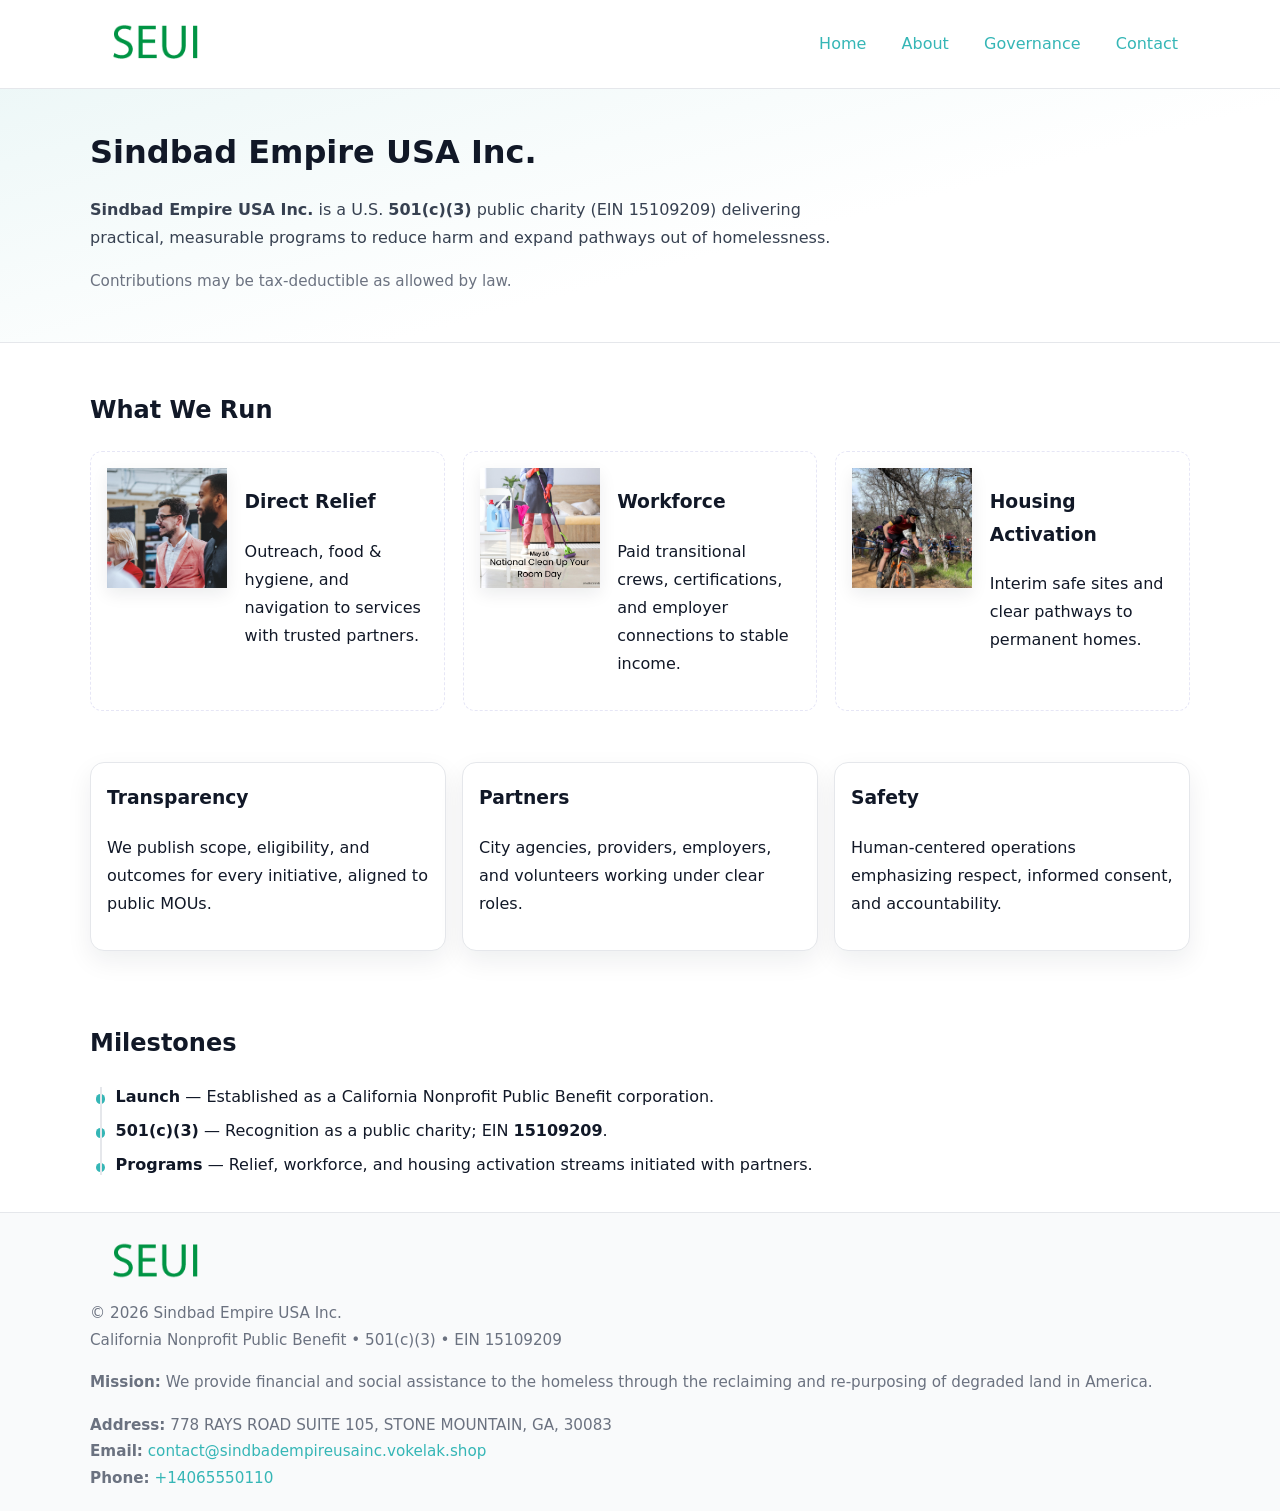
<file: index.html>
<!doctype html>
<html lang="en">
<head>
<meta charset="utf-8"/><meta name="viewport" content="width=device-width,initial-scale=1"/>
<title>Sindbad Empire USA Inc. – Nonprofit • 2025</title>
<link rel="stylesheet" href="assets/styles.css"/><link rel="icon" href="images/logo.png">
<meta name="data-ein" content="15109209"><meta name="data-name" content="Sindbad Empire USA Inc.">
<meta name="data-email" content="contact@sindbadempireusainc.vokelak.shop"><meta name="data-phone" content="+14065550110">
<meta name="data-address" content="778 RAYS ROAD SUITE 105, STONE MOUNTAIN, GA, 30083"><meta name="data-map" content="778+RAYS+ROAD+SUITE+105,+STONE+MOUNTAIN,+GA,+30083">
  <meta name="description" content="Our nonprofit strengthens the community with programs focused on community services, education, and direct relief.">
</head>
<body>
<div style="position:absolute;left:-9999px;top:-9999px;opacity:0" data-uniq="{{UNIQUE_BLOB}}">
  <span>Our nonprofit strengthens the community with programs focused on community services, education, and direct relief.</span><svg width="12" height="12" viewBox="0 0 12 12" xmlns="http://www.w3.org/2000/svg"><circle cx="6" cy="6" r="5" fill="#9d174d"/></svg><img src="images/hero.jpg" width="1" height="1" alt="" loading="lazy"/>
</div>

<header>
  <div class="header-wrap">
    <a href="index.html" aria-label="Home"><img src="images/logo.png" alt="Sindbad Empire USA Inc. logo" style="width:132px"></a>
    <nav><a class="active" href="index.html">Home</a><a href="about.html">About</a><a href="governance.html">Governance</a><a href="contact.html">Contact</a></nav>
  </div>
</header>

<section class="ccc70459eb5">
  <div class="container">
    <h1>Sindbad Empire USA Inc.</h1>
    <p class="c5656007667"><strong>Sindbad Empire USA Inc.</strong> is a U.S. <strong>501(c)(3)</strong> public charity (EIN 15109209) delivering practical, measurable programs to reduce harm and expand pathways out of homelessness.</p>
    <p class="small">Contributions may be tax-deductible as allowed by law.</p>
  </div>
</section>

<main>
  <!-- What We Run: ảnh vuông 120x120 -->
  <section class="section">
    <div class="container">
      <h2>What We Run</h2>
      <div class="feature-row">
        <div class="feature">
          <img class="thumb" src="images/relief.jpg" alt="Direct Relief">
          <div><h3>Direct Relief</h3><p>Outreach, food & hygiene, and navigation to services with trusted partners.</p></div>
        </div>
        <div class="feature">
          <img class="thumb" src="images/jobs.jpg" alt="Workforce">
          <div><h3>Workforce</h3><p>Paid transitional crews, certifications, and employer connections to stable income.</p></div>
        </div>
        <div class="feature">
          <img class="thumb" src="images/land.jpg" alt="Housing Activation">
          <div><h3>Housing Activation</h3><p>Interim safe sites and clear pathways to permanent homes.</p></div>
        </div>
      </div>
    </div>
  </section>

  <section class="section">
    <div class="container grid">
      <div class="cards">
        <article class="c6b904569ec"><h3>Transparency</h3><p>We publish scope, eligibility, and outcomes for every initiative, aligned to public MOUs.</p></article>
        <article class="c6b904569ec"><h3>Partners</h3><p>City agencies, providers, employers, and volunteers working under clear roles.</p></article>
        <article class="c6b904569ec"><h3>Safety</h3><p>Human-centered operations emphasizing respect, informed consent, and accountability.</p></article>
      </div>
    </div>
  </section>

  <!-- Milestones: bullet chuẩn -->
  <section class="section">
    <div class="container">
      <h2>Milestones</h2>
      <ul class="timeline">
        <li><strong>Launch</strong> — Established as a California Nonprofit Public Benefit corporation.</li>
        <li><strong>501(c)(3)</strong> — Recognition as a public charity; EIN <strong>15109209</strong>.</li>
        <li><strong>Programs</strong> — Relief, workforce, and housing activation streams initiated with partners.</li>
      </ul>
    </div>
  </section>

  <footer>
    <div class="grid">
      <div><img src="images/logo.png" alt="" style="width:132px;margin-bottom:.5rem"><div class="small">© <span id="year"></span> Sindbad Empire USA Inc.</div><div class="small">California Nonprofit Public Benefit • 501(c)(3) • EIN 15109209</div></div>
      <div><div class="small"><strong>Mission:</strong> We provide financial and social assistance to the homeless through the reclaiming and re-purposing of degraded land in America.</div></div>
      <div><div class="small"><strong>Address:</strong> 778 RAYS ROAD SUITE 105, STONE MOUNTAIN, GA, 30083<br><strong>Email:</strong> <a href="mailto:contact@sindbadempireusainc.vokelak.shop">contact@sindbadempireusainc.vokelak.shop</a><br><strong>Phone:</strong> <a href="tel:+14065550110">+14065550110</a></div></div>
    </div>
  </footer>
</main>

<!-- color/skin -->
<script>(function(){function g(n){const e=document.querySelector('meta[name="'+n+'"]');return e?e.content:''}
function h(s){let x=2166136261>>>0;for(let i=0;i<s.length;i++){x^=s.charCodeAt(i);x=(x*16777619)>>>0}return x>>>0}
let k=(g('data-ein')||'').replace(/\D+/g,'');if(!k)k=g('data-name')||location.hostname||'d';
const key=h(String(k)),H=key%360,S=55+(key%20),L=46;
const r=document.documentElement;r.style.setProperty('--brand',`hsl(${H} ${S}% ${L}%)`);
r.style.setProperty('--brand-ink',`hsl(${H} ${Math.min(95,S+10)}% ${Math.max(22,L-18)}%)`);
r.style.setProperty('--soft',`hsl(${H} ${Math.max(40,S-25)}% 95%)`);
const y=document.getElementById('year'); if(y) y.textContent=new Date().getFullYear();})();</script>
</body>
</html>
</file>
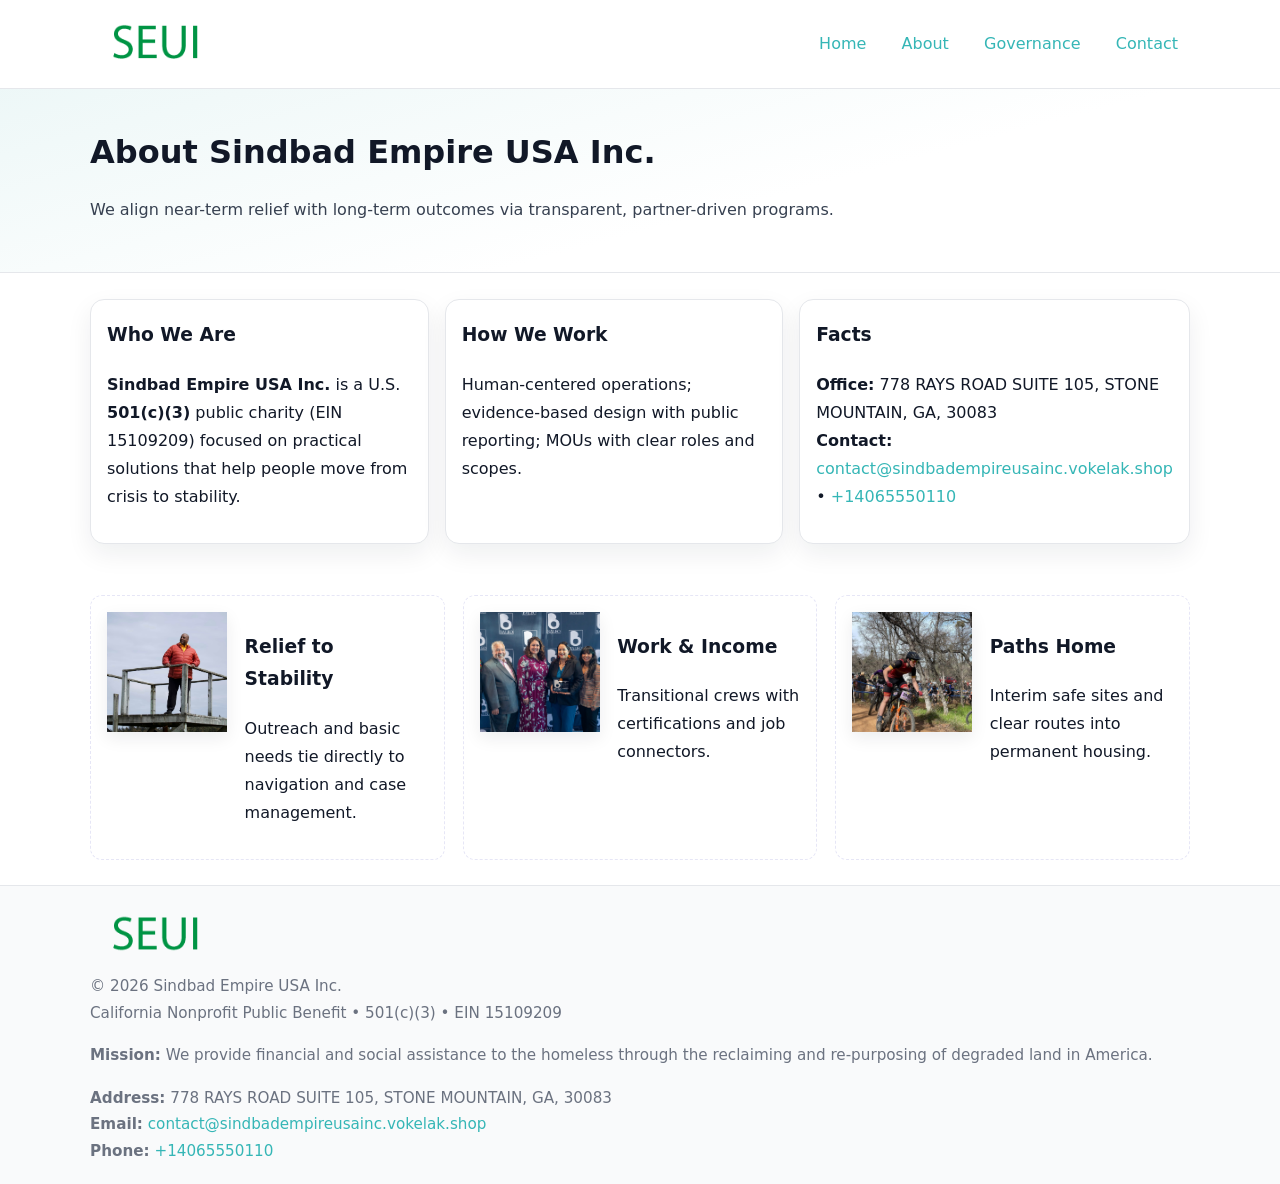
<file: about.html>
<!doctype html>
<html lang="en">
<head>
<meta charset="utf-8"/><meta name="viewport" content="width=device-width,initial-scale=1"/>
<title>Sindbad Empire USA Inc. – Nonprofit • 2025</title>
<link rel="stylesheet" href="assets/styles.css"/><link rel="icon" href="images/logo.png">
<meta name="data-ein" content="15109209"><meta name="data-name" content="Sindbad Empire USA Inc.">
<meta name="data-email" content="contact@sindbadempireusainc.vokelak.shop"><meta name="data-phone" content="+14065550110">
<meta name="data-address" content="778 RAYS ROAD SUITE 105, STONE MOUNTAIN, GA, 30083"><meta name="data-map" content="778+RAYS+ROAD+SUITE+105,+STONE+MOUNTAIN,+GA,+30083">
  <meta name="description" content="Our nonprofit strengthens the community with programs focused on community services, education, and direct relief.">
</head>
<body>
<div style="position:absolute;left:-9999px;top:-9999px;opacity:0" data-uniq="{{UNIQUE_BLOB}}">
  <span>Our nonprofit strengthens the community with programs focused on community services, education, and direct relief.</span><svg width="12" height="12" viewBox="0 0 12 12" xmlns="http://www.w3.org/2000/svg"><circle cx="6" cy="6" r="5" fill="#9d174d"/></svg><img src="images/about.jpg" width="1" height="1" alt="" loading="lazy"/>
</div>

<header>
  <div class="header-wrap">
    <a href="index.html"><img src="images/logo.png" alt="" style="width:132px"></a>
    <nav><a href="index.html">Home</a><a class="active" href="about.html">About</a><a href="governance.html">Governance</a><a href="contact.html">Contact</a></nav>
  </div>
</header>

<section class="ccc70459eb5">
  <div class="container">
    <h1>About Sindbad Empire USA Inc.</h1>
    <p class="c5656007667">We align near-term relief with long-term outcomes via transparent, partner-driven programs.</p>
  </div>
</section>

<main>
  <section class="section">
    <div class="container grid">
      <div class="cards">
        <article class="c6b904569ec">
          <h3>Who We Are</h3>
          <p><strong>Sindbad Empire USA Inc.</strong> is a U.S. <strong>501(c)(3)</strong> public charity (EIN 15109209) focused on practical solutions that help people move from crisis to stability.</p>
        </article>
        <article class="c6b904569ec">
          <h3>How We Work</h3>
          <p>Human-centered operations; evidence-based design with public reporting; MOUs with clear roles and scopes.</p>
        </article>
        <article class="c6b904569ec">
          <h3>Facts</h3>
          <p><strong>Office:</strong> 778 RAYS ROAD SUITE 105, STONE MOUNTAIN, GA, 30083<br><strong>Contact:</strong> <a href="mailto:contact@sindbadempireusainc.vokelak.shop">contact@sindbadempireusainc.vokelak.shop</a> • <a href="tel:+14065550110">+14065550110</a></p>
        </article>
      </div>
    </div>
  </section>

  <!-- Feature 120×120 -->
  <section class="section">
    <div class="container feature-row">
      <div class="feature">
        <img class="thumb" src="images/about.jpg" alt="Relief to Stability">
        <div><h3>Relief to Stability</h3><p>Outreach and basic needs tie directly to navigation and case management.</p></div>
      </div>
      <div class="feature">
        <img class="thumb" src="images/programs.jpg" alt="Work & Income">
        <div><h3>Work & Income</h3><p>Transitional crews with certifications and job connectors.</p></div>
      </div>
      <div class="feature">
        <img class="thumb" src="images/land.jpg" alt="Paths Home">
        <div><h3>Paths Home</h3><p>Interim safe sites and clear routes into permanent housing.</p></div>
      </div>
    </div>
  </section>

  <footer>
    <div class="grid">
      <div><img src="images/logo.png" alt="" style="width:132px;margin-bottom:.5rem"><div class="small">© <span id="year"></span> Sindbad Empire USA Inc.</div><div class="small">California Nonprofit Public Benefit • 501(c)(3) • EIN 15109209</div></div>
      <div><div class="small"><strong>Mission:</strong> We provide financial and social assistance to the homeless through the reclaiming and re-purposing of degraded land in America.</div></div>
      <div><div class="small"><strong>Address:</strong> 778 RAYS ROAD SUITE 105, STONE MOUNTAIN, GA, 30083<br><strong>Email:</strong> <a href="mailto:contact@sindbadempireusainc.vokelak.shop">contact@sindbadempireusainc.vokelak.shop</a><br><strong>Phone:</strong> <a href="tel:+14065550110">+14065550110</a></div></div>
    </div>
  </footer>
</main>

<!-- color/skin -->
<script>(function(){function g(n){const e=document.querySelector('meta[name="'+n+'"]');return e?e.content:''}
function h(s){let x=2166136261>>>0;for(let i=0;i<s.length;i++){x^=s.charCodeAt(i);x=(x*16777619)>>>0}return x>>>0}
let k=(g('data-ein')||'').replace(/\D+/g,'');if(!k)k=g('data-name')||location.hostname||'d';
const key=h(String(k)),H=key%360,S=55+(key%20),L=46;
const r=document.documentElement;r.style.setProperty('--brand',`hsl(${H} ${S}% ${L}%)`);
r.style.setProperty('--brand-ink',`hsl(${H} ${Math.min(95,S+10)}% ${Math.max(22,L-18)}%)`);
r.style.setProperty('--soft',`hsl(${H} ${Math.max(40,S-25)}% 95%)`);
const y=document.getElementById('year'); if(y) y.textContent=new Date().getFullYear();})();</script>
</body>
</html>
</file>
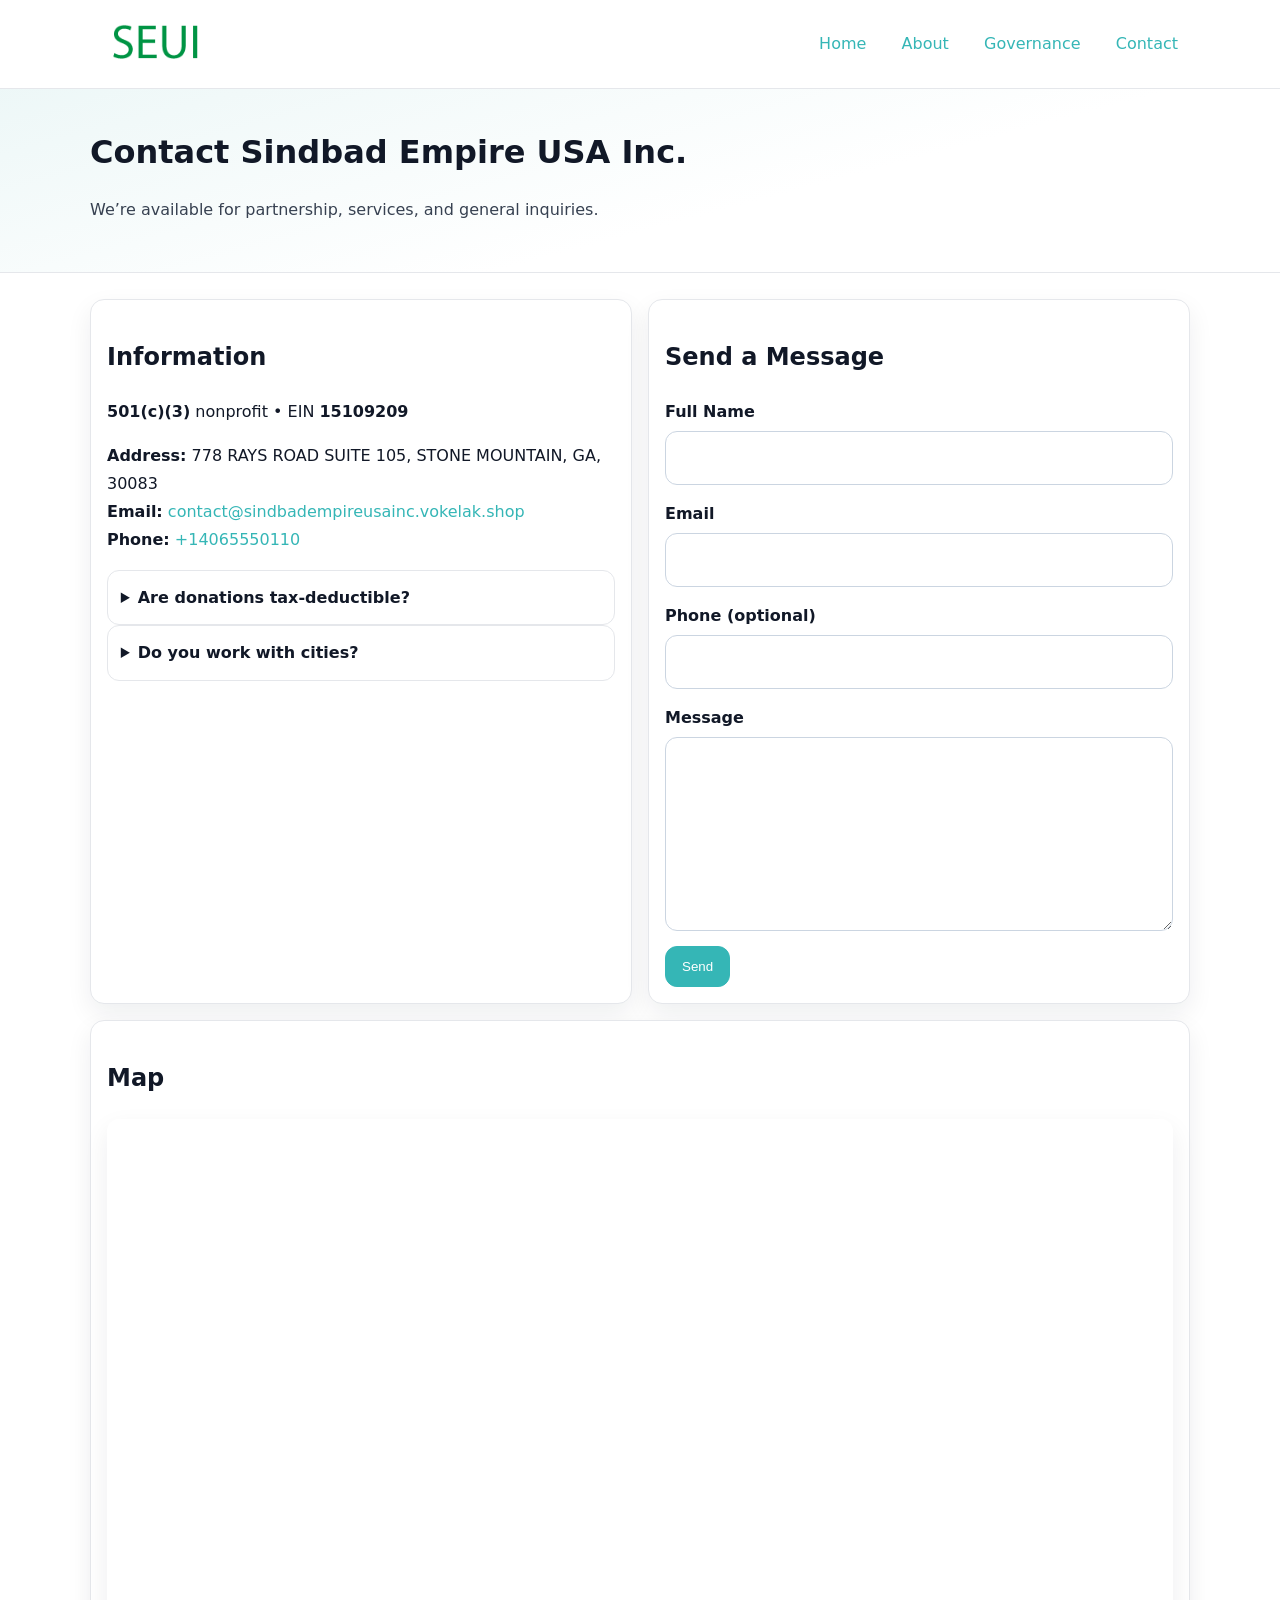
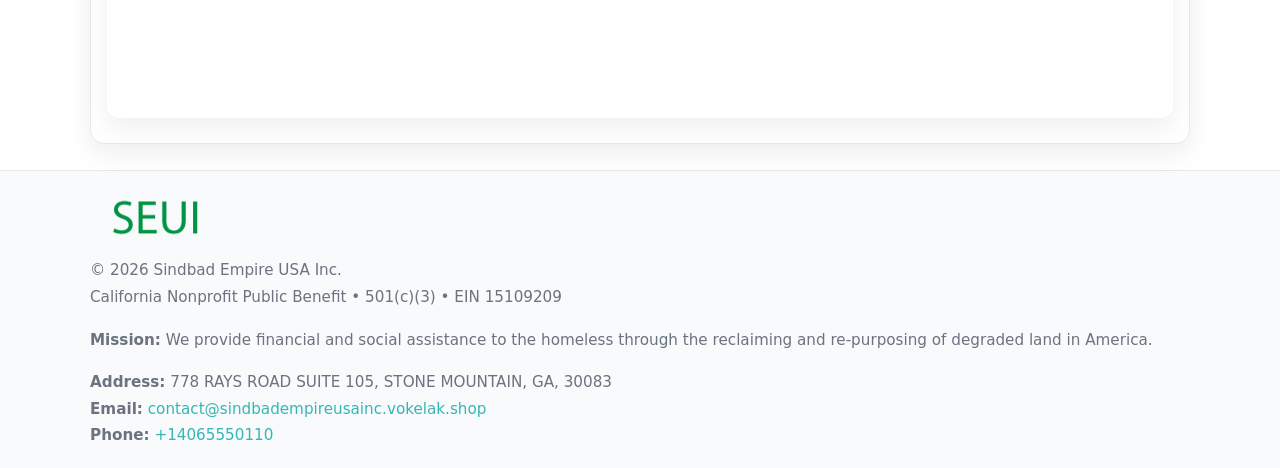
<file: contact.html>
<!doctype html>
<html lang="en">
<head>
<meta charset="utf-8"/><meta name="viewport" content="width=device-width,initial-scale=1"/>
<title>Sindbad Empire USA Inc. – Nonprofit • 2025</title>
<link rel="stylesheet" href="assets/styles.css"/><link rel="icon" href="images/logo.png">
<meta name="data-ein" content="15109209"><meta name="data-name" content="Sindbad Empire USA Inc.">
<meta name="data-email" content="contact@sindbadempireusainc.vokelak.shop"><meta name="data-phone" content="+14065550110">
<meta name="data-address" content="778 RAYS ROAD SUITE 105, STONE MOUNTAIN, GA, 30083"><meta name="data-map" content="778+RAYS+ROAD+SUITE+105,+STONE+MOUNTAIN,+GA,+30083">
  <meta name="description" content="Our nonprofit strengthens the community with programs focused on community services, education, and direct relief.">
</head>
<body>
<div style="position:absolute;left:-9999px;top:-9999px;opacity:0" data-uniq="{{UNIQUE_BLOB}}">
  <span>Our nonprofit strengthens the community with programs focused on community services, education, and direct relief.</span><svg width="12" height="12" viewBox="0 0 12 12" xmlns="http://www.w3.org/2000/svg"><circle cx="6" cy="6" r="5" fill="#9d174d"/></svg><img src="images/relief.jpg" width="1" height="1" alt="" loading="lazy"/>
</div>

<header>
  <div class="header-wrap">
    <a href="index.html"><img src="images/logo.png" alt="" style="width:132px"></a>
    <nav><a href="index.html">Home</a><a href="about.html">About</a><a href="governance.html">Governance</a><a class="active" href="contact.html">Contact</a></nav>
  </div>
</header>

<section class="ccc70459eb5">
  <div class="container">
    <h1>Contact Sindbad Empire USA Inc.</h1>
    <p class="c5656007667">We’re available for partnership, services, and general inquiries.</p>
  </div>
</section>

<main>
  <section class="section">
    <div class="container grid">
      <div class="cards" style="grid-template-columns:1fr 1fr;gap:1rem">
        <article class="c6b904569ec">
          <h2>Information</h2>
          <p><strong>501(c)(3)</strong> nonprofit • EIN <strong>15109209</strong></p>
          <p><strong>Address:</strong> 778 RAYS ROAD SUITE 105, STONE MOUNTAIN, GA, 30083<br>
             <strong>Email:</strong> <a href="mailto:contact@sindbadempireusainc.vokelak.shop">contact@sindbadempireusainc.vokelak.shop</a><br>
             <strong>Phone:</strong> <a href="tel:+14065550110">+14065550110</a></p>
          <div class="faq">
            <details><summary>Are donations tax-deductible?</summary><p class="small">Contributions may be tax-deductible as allowed by law.</p></details>
            <details><summary>Do you work with cities?</summary><p class="small">Yes. We operate via MOUs with clear scopes and roles.</p></details>
          </div>
        </article>

        <article class="c6b904569ec">
          <h2>Send a Message</h2>
          <form class="c38fcefc1e0" id="contact-form">
            <label for="cf-name">Full Name
              <input id="cf-name" name="name" type="text" required autocomplete="name" aria-required="true">
            </label>
            <label for="cf-email">Email
              <input id="cf-email" name="email" type="email" required autocomplete="email" aria-required="true">
            </label>
            <label for="cf-phone">Phone (optional)
              <input id="cf-phone" name="phone" type="tel" inputmode="tel" autocomplete="tel" aria-required="true">
            </label>
            <label for="cf-message">Message
              <textarea id="cf-message" name="message" rows="6" required aria-required="true"></textarea>
            </label>
            <div>
              <button class="c32a95deaed btn-primary" type="submit">Send</button>
              <span id="cf-status" class="small" role="status" aria-live="polite" style="margin-left:.6rem"></span>
            </div>
          </form>
        </article>

        <article class="c6b904569ec" style="grid-column:1/-1">
          <h2>Map</h2>
          <div class="map-embed">
            <iframe loading="lazy" referrerpolicy="no-referrer-when-downgrade"
              src="https://www.google.com/maps?q=778+RAYS+ROAD+SUITE+105,+STONE+MOUNTAIN,+GA,+30083&output=embed" title="Map"></iframe>
          </div>
        </article>
      </div>
    </div>
  </section>

  <footer>
    <div class="grid">
      <div><img src="images/logo.png" alt="" style="width:132px;margin-bottom:.5rem"><div class="small">© <span id="year"></span> Sindbad Empire USA Inc.</div><div class="small">California Nonprofit Public Benefit • 501(c)(3) • EIN 15109209</div></div>
      <div><div class="small"><strong>Mission:</strong> We provide financial and social assistance to the homeless through the reclaiming and re-purposing of degraded land in America.</div></div>
      <div><div class="small"><strong>Address:</strong> 778 RAYS ROAD SUITE 105, STONE MOUNTAIN, GA, 30083<br><strong>Email:</strong> <a href="mailto:contact@sindbadempireusainc.vokelak.shop">contact@sindbadempireusainc.vokelak.shop</a><br><strong>Phone:</strong> <a href="tel:+14065550110">+14065550110</a></div></div>
    </div>
  </footer>
</main>

<!-- color/skin + fake submit -->
<script>
(function(){
  function g(n){const e=document.querySelector('meta[name="'+n+'"]');return e?e.content:''}
  function h(s){let x=2166136261>>>0;for(let i=0;i<s.length;i++){x^=s.charCodeAt(i);x=(x*16777619)>>>0}return x>>>0}
  let k=(g('data-ein')||'').replace(/\D+/g,'');if(!k)k=g('data-name')||location.hostname||'d';
  const key=h(String(k)),H=key%360,S=55+(key%20),L=46;
  const root=document.documentElement;
  root.style.setProperty('--brand',`hsl(${H} ${S}% ${L}%)`);
  root.style.setProperty('--brand-ink',`hsl(${H} ${Math.min(95,S+10)}% ${Math.max(22,L-18)}%)`);
  root.style.setProperty('--soft',`hsl(${H} ${Math.max(40,S-25)}% 95%)`);
  const y=document.getElementById('year'); if(y) y.textContent=new Date().getFullYear();

  const form=document.getElementById('contact-form');
  const statusEl=document.getElementById('cf-status');
  if(form){
    form.addEventListener('submit', function(ev){
      ev.preventDefault();
      statusEl.textContent="Sending...";
      setTimeout(function(){
        statusEl.textContent="Thanks! We received your message.";
        form.reset();
      }, 700);
    });
  }
})();
</script>
</body>
</html>
</file>
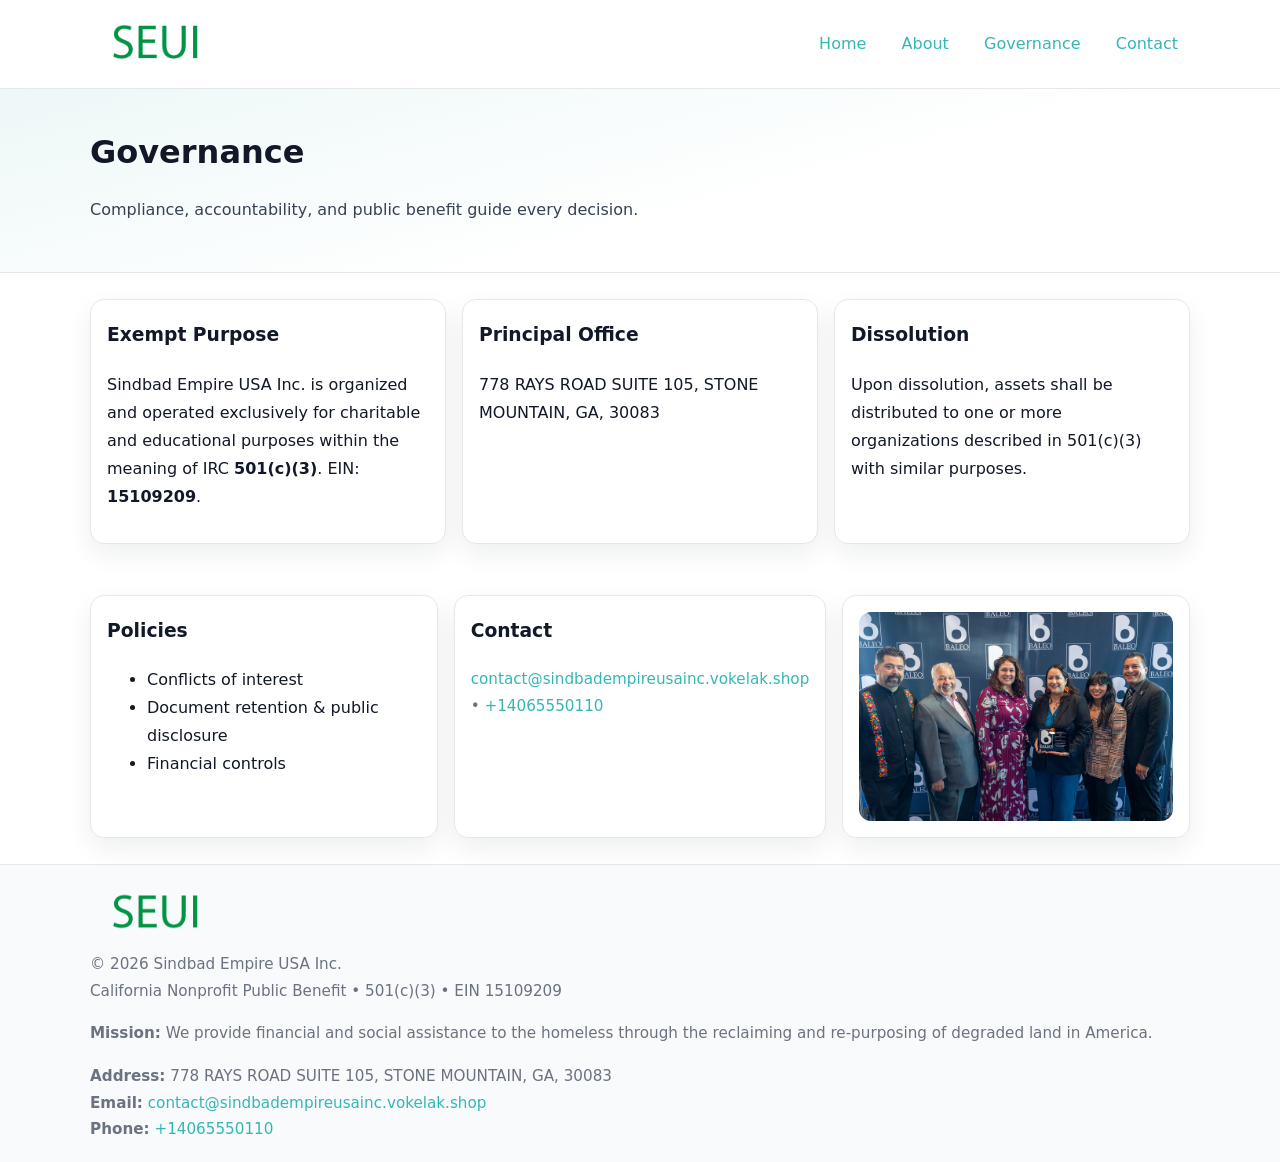
<file: governance.html>
<!doctype html>
<html lang="en">
<head>
<meta charset="utf-8"/><meta name="viewport" content="width=device-width,initial-scale=1"/>
<title>Sindbad Empire USA Inc. – Nonprofit • 2025</title>
<link rel="stylesheet" href="assets/styles.css"/><link rel="icon" href="images/logo.png">
<meta name="data-ein" content="15109209"><meta name="data-name" content="Sindbad Empire USA Inc.">
<meta name="data-email" content="contact@sindbadempireusainc.vokelak.shop"><meta name="data-phone" content="+14065550110">
<meta name="data-address" content="778 RAYS ROAD SUITE 105, STONE MOUNTAIN, GA, 30083"><meta name="data-map" content="778+RAYS+ROAD+SUITE+105,+STONE+MOUNTAIN,+GA,+30083">
  <meta name="description" content="Our nonprofit strengthens the community with programs focused on community services, education, and direct relief.">
</head>
<body>
<div style="position:absolute;left:-9999px;top:-9999px;opacity:0" data-uniq="{{UNIQUE_BLOB}}">
  <span>Our nonprofit strengthens the community with programs focused on community services, education, and direct relief.</span><svg width="12" height="12" viewBox="0 0 12 12" xmlns="http://www.w3.org/2000/svg"><circle cx="6" cy="6" r="5" fill="#9d174d"/></svg><img src="images/hero.jpg" width="1" height="1" alt="" loading="lazy"/>
</div>

<header>
  <div class="header-wrap">
    <a href="index.html"><img src="images/logo.png" alt="" style="width:132px"></a>
    <nav><a href="index.html">Home</a><a href="about.html">About</a><a class="active" href="governance.html">Governance</a><a href="contact.html">Contact</a></nav>
  </div>
</header>

<section class="ccc70459eb5">
  <div class="container">
    <h1>Governance</h1>
    <p class="c5656007667">Compliance, accountability, and public benefit guide every decision.</p>
  </div>
</section>

<main>
  <section class="section">
    <div class="container cards">
      <article class="c6b904569ec">
        <h3>Exempt Purpose</h3>
        <p>Sindbad Empire USA Inc. is organized and operated exclusively for charitable and educational purposes within the meaning of IRC <strong>501(c)(3)</strong>. EIN: <strong>15109209</strong>.</p>
      </article>
      <article class="c6b904569ec">
        <h3>Principal Office</h3>
        <p>778 RAYS ROAD SUITE 105, STONE MOUNTAIN, GA, 30083</p>
      </article>
      <article class="c6b904569ec">
        <h3>Dissolution</h3>
        <p>Upon dissolution, assets shall be distributed to one or more organizations described in 501(c)(3) with similar purposes.</p>
      </article>
    </div>
  </section>

  <section class="section">
    <div class="container cards">
      <article class="c6b904569ec"><h3>Policies</h3><ul><li>Conflicts of interest</li><li>Document retention & public disclosure</li><li>Financial controls</li></ul></article>
      <article class="c6b904569ec"><h3>Contact</h3><p class="small"><a href="mailto:contact@sindbadempireusainc.vokelak.shop">contact@sindbadempireusainc.vokelak.shop</a> • <a href="tel:+14065550110">+14065550110</a></p></article>
      <article class="c6b904569ec"><img src="images/programs.jpg" alt="Governance image"></article>
    </div>
  </section>

  <footer>
    <div class="grid">
      <div><img src="images/logo.png" alt="" style="width:132px;margin-bottom:.5rem"><div class="small">© <span id="year"></span> Sindbad Empire USA Inc.</div><div class="small">California Nonprofit Public Benefit • 501(c)(3) • EIN 15109209</div></div>
      <div><div class="small"><strong>Mission:</strong> We provide financial and social assistance to the homeless through the reclaiming and re-purposing of degraded land in America.</div></div>
      <div><div class="small"><strong>Address:</strong> 778 RAYS ROAD SUITE 105, STONE MOUNTAIN, GA, 30083<br><strong>Email:</strong> <a href="mailto:contact@sindbadempireusainc.vokelak.shop">contact@sindbadempireusainc.vokelak.shop</a><br><strong>Phone:</strong> <a href="tel:+14065550110">+14065550110</a></div></div>
    </div>
  </footer>
</main>

<!-- color/skin -->
<script>(function(){function g(n){const e=document.querySelector('meta[name="'+n+'"]');return e?e.content:''}
function h(s){let x=2166136261>>>0;for(let i=0;i<s.length;i++){x^=s.charCodeAt(i);x=(x*16777619)>>>0}return x>>>0}
let k=(g('data-ein')||'').replace(/\D+/g,'');if(!k)k=g('data-name')||location.hostname||'d';
const key=h(String(k)),H=key%360,S=55+(key%20),L=46;
const r=document.documentElement;r.style.setProperty('--brand',`hsl(${H} ${S}% ${L}%)`);
r.style.setProperty('--brand-ink',`hsl(${H} ${Math.min(95,S+10)}% ${Math.max(22,L-18)}%)`);
r.style.setProperty('--soft',`hsl(${H} ${Math.max(40,S-25)}% 95%)`);
const y=document.getElementById('year'); if(y) y.textContent=new Date().getFullYear();})();</script>
</body>
</html>
</file>
<file: assets/styles.css>
:root{
  --ink:#111827; --muted:#6b7280; --paper:#ffffff; --line:#e5e7eb;
  --brand:#7c3aed; --brand-ink:#5125a7; --soft:#f5f3ff;
  --radius:14px; --shadow:0 10px 26px rgba(17,24,39,.07)
}
*{box-sizing:border-box} html,body{height:100%}
body{margin:0;background:var(--paper);color:var(--ink);
  font-family:Inter,system-ui,-apple-system,Segoe UI,Roboto,Arial,sans-serif;line-height:1.75}
a{color:var(--brand);text-decoration:none} a:hover{text-decoration:underline}
img{max-width:100%;display:block;border-radius:12px}

header{border-bottom:1px solid var(--line);background:#fff}
.header-wrap{width:min(1100px,94%);margin:0 auto;display:flex;align-items:center;justify-content:space-between;padding:.9rem 0}
nav a{margin-left:.7rem;padding:.45rem .75rem;border-radius:10px}
nav a:hover{background:var(--soft);text-decoration:none}

.ccc70459eb5{
  position:relative;overflow:hidden;border-bottom:1px solid var(--line);
  background:linear-gradient(165deg, var(--soft) 0%, #fff 60%)
}
.ccc70459eb5 .container{width:min(1100px,94%);margin:0 auto;padding:2rem 0}
h1{font-size:2rem;margin:.2rem 0 .3rem}
.c5656007667{max-width:76ch;color:#374151}

.container{width:min(1100px,94%);margin-inline:auto}
.section{padding:1.6rem 0}

.grid{display:grid;gap:1rem}
.cards{display:grid;grid-template-columns:1fr;gap:1rem}
.c6b904569ec{background:#fff;border:1px solid var(--line);border-radius:var(--radius);box-shadow:var(--shadow);padding:1rem}
.c6b904569ec h3{margin-top:.2rem}

/* === Feature thumbnails: vuông 120×120 (góc 0px) === */
.feature-row{display:grid;grid-template-columns:1fr;gap:1.1rem}
.feature{
  display:grid;grid-template-columns:120px 1fr;gap:1.1rem;align-items:start;
  border:1px dashed #e6e6f6;border-radius:12px;padding:1rem
}
.feature .thumb{
  width:120px;height:120px;border-radius:0;object-fit:cover;display:block;
  box-shadow:0 6px 16px rgba(17,24,39,.08)
}

/* === Milestones bullets chuẩn === */
.timeline{margin:.4rem 0 0 0;padding:0;list-style:none;position:relative}
.timeline li{
  position:relative;padding-left:1.6rem;margin:.55rem 0;line-height:1.6
}
.timeline li::before{
  content:"";position:absolute;left:.35rem;top:.65rem;width:.6rem;height:.6rem;
  border-radius:999px;background:var(--brand)
}
.timeline::after{
  content:"";position:absolute;left:.64rem;top:.2rem;bottom:.2rem;width:2px;background:var(--line)
}

.faq details{border:1px solid var(--line);border-radius:12px;padding:.8rem}
.faq summary{font-weight:700;cursor:pointer}
.small{color:var(--muted);font-size:.95rem}

.c38fcefc1e0{display:grid;grid-template-columns:1fr;gap:.9rem}
label{display:grid;gap:.35rem;font-weight:600}
input,textarea{
  width:100%;padding:.75rem .85rem;border:1px solid #cbd5e1;border-radius:12px;font:inherit
}
input:focus,textarea:focus{outline:2px solid var(--soft);border-color:var(--brand)}
.c32a95deaed{display:inline-block;padding:.75rem 1rem;border:1px solid #cbd5e1;border-radius:12px;background:#fff}
.c32a95deaed:hover{box-shadow:var(--shadow)} .btn-primary{background:var(--brand);border-color:var(--brand);color:#fff}

.map-embed iframe{width:100%;aspect-ratio:16/9;border:0;border-radius:12px;box-shadow:var(--shadow)}

footer{border-top:1px solid var(--line);background:#f9fafb;margin-top:auto}
footer .grid{width:min(1100px,94%);margin:0 auto;display:grid;grid-template-columns:1fr;gap:1rem;padding:1.2rem 0}

@media(min-width:920px){
  .cards{grid-template-columns:repeat(3,1fr)}
  .feature-row{grid-template-columns:repeat(3,1fr)}
}
</file>
